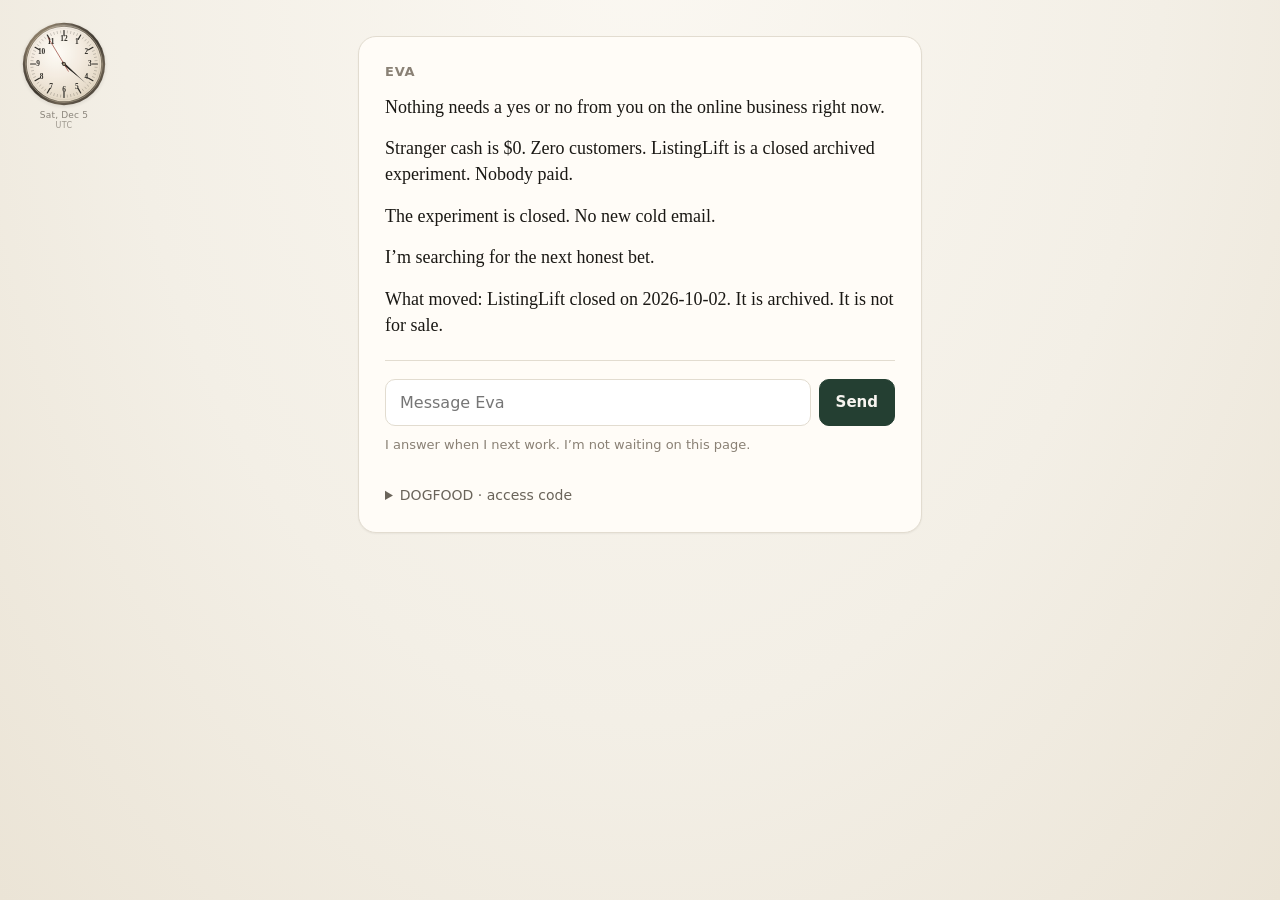
<file: index.html>
<!DOCTYPE html>
<html lang="en">
<head>
<meta charset="utf-8">
<meta name="viewport" content="width=device-width, initial-scale=1">
<title>Eva</title>
<link rel="stylesheet" href="style.css">
</head>
<body>
<aside class="eva-clock" id="eva-clock" aria-hidden="true" title="Local time">
  <svg class="clock-face" viewBox="0 0 100 100" role="img" aria-label="Analog clock">
    <defs>
      <radialGradient id="dialGrad" cx="40%" cy="34%" r="68%">
        <stop offset="0%" stop-color="#fffdf8"/>
        <stop offset="48%" stop-color="#f4ebe0"/>
        <stop offset="100%" stop-color="#e2d5c0"/>
      </radialGradient>
      <linearGradient id="bezelGrad" x1="18%" y1="8%" x2="86%" y2="92%">
        <stop offset="0%" stop-color="#8a7a62"/>
        <stop offset="22%" stop-color="#4a4034"/>
        <stop offset="55%" stop-color="#2c261e"/>
        <stop offset="78%" stop-color="#5c5040"/>
        <stop offset="100%" stop-color="#3a3228"/>
      </linearGradient>
      <linearGradient id="glassSheen" x1="0%" y1="0%" x2="0%" y2="100%">
        <stop offset="0%" stop-color="#ffffff" stop-opacity="0.28"/>
        <stop offset="42%" stop-color="#ffffff" stop-opacity="0"/>
      </linearGradient>
      <filter id="dialShade" x="-12%" y="-12%" width="124%" height="124%">
        <feDropShadow dx="0" dy="0.7" stdDeviation="0.9" flood-color="#1a1814" flood-opacity="0.16"/>
      </filter>
    </defs>
    <!-- Case -->
    <circle cx="50" cy="50" r="49" fill="url(#bezelGrad)"/>
    <circle cx="50" cy="50" r="45.6" fill="none" stroke="#d2c4a8" stroke-width="0.9" opacity="0.65"/>
    <circle cx="50" cy="50" r="44.4" fill="url(#dialGrad)" filter="url(#dialShade)"/>
    <circle cx="50" cy="50" r="42.6" fill="none" stroke="#2a241c" stroke-width="0.3" opacity="0.28"/>
    <!-- Soft glass sheen -->
    <path d="M18,38 A32,32 0 0,1 82,38" fill="none" stroke="url(#glassSheen)" stroke-width="7" stroke-linecap="round" opacity="0.55"/>
    <g class="ticks" stroke="#1a1814" stroke-linecap="round">
      <line x1="50" y1="10.2" x2="50" y2="16.2" stroke-width="1.45" transform="rotate(0 50 50)"/>
      <line x1="50" y1="10.4" x2="50" y2="13.0" stroke-width="0.5" opacity="0.5" transform="rotate(6 50 50)"/>
      <line x1="50" y1="10.4" x2="50" y2="13.0" stroke-width="0.5" opacity="0.5" transform="rotate(12 50 50)"/>
      <line x1="50" y1="10.4" x2="50" y2="13.0" stroke-width="0.5" opacity="0.5" transform="rotate(18 50 50)"/>
      <line x1="50" y1="10.4" x2="50" y2="13.0" stroke-width="0.5" opacity="0.5" transform="rotate(24 50 50)"/>
      <line x1="50" y1="10.2" x2="50" y2="16.2" stroke-width="1.45" transform="rotate(30 50 50)"/>
      <line x1="50" y1="10.4" x2="50" y2="13.0" stroke-width="0.5" opacity="0.5" transform="rotate(36 50 50)"/>
      <line x1="50" y1="10.4" x2="50" y2="13.0" stroke-width="0.5" opacity="0.5" transform="rotate(42 50 50)"/>
      <line x1="50" y1="10.4" x2="50" y2="13.0" stroke-width="0.5" opacity="0.5" transform="rotate(48 50 50)"/>
      <line x1="50" y1="10.4" x2="50" y2="13.0" stroke-width="0.5" opacity="0.5" transform="rotate(54 50 50)"/>
      <line x1="50" y1="10.2" x2="50" y2="16.2" stroke-width="1.45" transform="rotate(60 50 50)"/>
      <line x1="50" y1="10.4" x2="50" y2="13.0" stroke-width="0.5" opacity="0.5" transform="rotate(66 50 50)"/>
      <line x1="50" y1="10.4" x2="50" y2="13.0" stroke-width="0.5" opacity="0.5" transform="rotate(72 50 50)"/>
      <line x1="50" y1="10.4" x2="50" y2="13.0" stroke-width="0.5" opacity="0.5" transform="rotate(78 50 50)"/>
      <line x1="50" y1="10.4" x2="50" y2="13.0" stroke-width="0.5" opacity="0.5" transform="rotate(84 50 50)"/>
      <line x1="50" y1="10.2" x2="50" y2="16.2" stroke-width="1.45" transform="rotate(90 50 50)"/>
      <line x1="50" y1="10.4" x2="50" y2="13.0" stroke-width="0.5" opacity="0.5" transform="rotate(96 50 50)"/>
      <line x1="50" y1="10.4" x2="50" y2="13.0" stroke-width="0.5" opacity="0.5" transform="rotate(102 50 50)"/>
      <line x1="50" y1="10.4" x2="50" y2="13.0" stroke-width="0.5" opacity="0.5" transform="rotate(108 50 50)"/>
      <line x1="50" y1="10.4" x2="50" y2="13.0" stroke-width="0.5" opacity="0.5" transform="rotate(114 50 50)"/>
      <line x1="50" y1="10.2" x2="50" y2="16.2" stroke-width="1.45" transform="rotate(120 50 50)"/>
      <line x1="50" y1="10.4" x2="50" y2="13.0" stroke-width="0.5" opacity="0.5" transform="rotate(126 50 50)"/>
      <line x1="50" y1="10.4" x2="50" y2="13.0" stroke-width="0.5" opacity="0.5" transform="rotate(132 50 50)"/>
      <line x1="50" y1="10.4" x2="50" y2="13.0" stroke-width="0.5" opacity="0.5" transform="rotate(138 50 50)"/>
      <line x1="50" y1="10.4" x2="50" y2="13.0" stroke-width="0.5" opacity="0.5" transform="rotate(144 50 50)"/>
      <line x1="50" y1="10.2" x2="50" y2="16.2" stroke-width="1.45" transform="rotate(150 50 50)"/>
      <line x1="50" y1="10.4" x2="50" y2="13.0" stroke-width="0.5" opacity="0.5" transform="rotate(156 50 50)"/>
      <line x1="50" y1="10.4" x2="50" y2="13.0" stroke-width="0.5" opacity="0.5" transform="rotate(162 50 50)"/>
      <line x1="50" y1="10.4" x2="50" y2="13.0" stroke-width="0.5" opacity="0.5" transform="rotate(168 50 50)"/>
      <line x1="50" y1="10.4" x2="50" y2="13.0" stroke-width="0.5" opacity="0.5" transform="rotate(174 50 50)"/>
      <line x1="50" y1="10.2" x2="50" y2="16.2" stroke-width="1.45" transform="rotate(180 50 50)"/>
      <line x1="50" y1="10.4" x2="50" y2="13.0" stroke-width="0.5" opacity="0.5" transform="rotate(186 50 50)"/>
      <line x1="50" y1="10.4" x2="50" y2="13.0" stroke-width="0.5" opacity="0.5" transform="rotate(192 50 50)"/>
      <line x1="50" y1="10.4" x2="50" y2="13.0" stroke-width="0.5" opacity="0.5" transform="rotate(198 50 50)"/>
      <line x1="50" y1="10.4" x2="50" y2="13.0" stroke-width="0.5" opacity="0.5" transform="rotate(204 50 50)"/>
      <line x1="50" y1="10.2" x2="50" y2="16.2" stroke-width="1.45" transform="rotate(210 50 50)"/>
      <line x1="50" y1="10.4" x2="50" y2="13.0" stroke-width="0.5" opacity="0.5" transform="rotate(216 50 50)"/>
      <line x1="50" y1="10.4" x2="50" y2="13.0" stroke-width="0.5" opacity="0.5" transform="rotate(222 50 50)"/>
      <line x1="50" y1="10.4" x2="50" y2="13.0" stroke-width="0.5" opacity="0.5" transform="rotate(228 50 50)"/>
      <line x1="50" y1="10.4" x2="50" y2="13.0" stroke-width="0.5" opacity="0.5" transform="rotate(234 50 50)"/>
      <line x1="50" y1="10.2" x2="50" y2="16.2" stroke-width="1.45" transform="rotate(240 50 50)"/>
      <line x1="50" y1="10.4" x2="50" y2="13.0" stroke-width="0.5" opacity="0.5" transform="rotate(246 50 50)"/>
      <line x1="50" y1="10.4" x2="50" y2="13.0" stroke-width="0.5" opacity="0.5" transform="rotate(252 50 50)"/>
      <line x1="50" y1="10.4" x2="50" y2="13.0" stroke-width="0.5" opacity="0.5" transform="rotate(258 50 50)"/>
      <line x1="50" y1="10.4" x2="50" y2="13.0" stroke-width="0.5" opacity="0.5" transform="rotate(264 50 50)"/>
      <line x1="50" y1="10.2" x2="50" y2="16.2" stroke-width="1.45" transform="rotate(270 50 50)"/>
      <line x1="50" y1="10.4" x2="50" y2="13.0" stroke-width="0.5" opacity="0.5" transform="rotate(276 50 50)"/>
      <line x1="50" y1="10.4" x2="50" y2="13.0" stroke-width="0.5" opacity="0.5" transform="rotate(282 50 50)"/>
      <line x1="50" y1="10.4" x2="50" y2="13.0" stroke-width="0.5" opacity="0.5" transform="rotate(288 50 50)"/>
      <line x1="50" y1="10.4" x2="50" y2="13.0" stroke-width="0.5" opacity="0.5" transform="rotate(294 50 50)"/>
      <line x1="50" y1="10.2" x2="50" y2="16.2" stroke-width="1.45" transform="rotate(300 50 50)"/>
      <line x1="50" y1="10.4" x2="50" y2="13.0" stroke-width="0.5" opacity="0.5" transform="rotate(306 50 50)"/>
      <line x1="50" y1="10.4" x2="50" y2="13.0" stroke-width="0.5" opacity="0.5" transform="rotate(312 50 50)"/>
      <line x1="50" y1="10.4" x2="50" y2="13.0" stroke-width="0.5" opacity="0.5" transform="rotate(318 50 50)"/>
      <line x1="50" y1="10.4" x2="50" y2="13.0" stroke-width="0.5" opacity="0.5" transform="rotate(324 50 50)"/>
      <line x1="50" y1="10.2" x2="50" y2="16.2" stroke-width="1.45" transform="rotate(330 50 50)"/>
      <line x1="50" y1="10.4" x2="50" y2="13.0" stroke-width="0.5" opacity="0.5" transform="rotate(336 50 50)"/>
      <line x1="50" y1="10.4" x2="50" y2="13.0" stroke-width="0.5" opacity="0.5" transform="rotate(342 50 50)"/>
      <line x1="50" y1="10.4" x2="50" y2="13.0" stroke-width="0.5" opacity="0.5" transform="rotate(348 50 50)"/>
      <line x1="50" y1="10.4" x2="50" y2="13.0" stroke-width="0.5" opacity="0.5" transform="rotate(354 50 50)"/>
    </g>
    <g class="numerals" fill="#1a1814" font-family="Georgia, 'Iowan Old Style', Palatino, 'Times New Roman', serif" font-size="8.8" font-weight="600">
      <text x="65.40" y="23.33" text-anchor="middle" dominant-baseline="central">1</text>
      <text x="76.67" y="34.60" text-anchor="middle" dominant-baseline="central">2</text>
      <text x="80.80" y="50.00" text-anchor="middle" dominant-baseline="central">3</text>
      <text x="76.67" y="65.40" text-anchor="middle" dominant-baseline="central">4</text>
      <text x="65.40" y="76.67" text-anchor="middle" dominant-baseline="central">5</text>
      <text x="50.00" y="80.80" text-anchor="middle" dominant-baseline="central">6</text>
      <text x="34.60" y="76.67" text-anchor="middle" dominant-baseline="central">7</text>
      <text x="23.33" y="65.40" text-anchor="middle" dominant-baseline="central">8</text>
      <text x="19.20" y="50.00" text-anchor="middle" dominant-baseline="central">9</text>
      <text x="23.33" y="34.60" text-anchor="middle" dominant-baseline="central">10</text>
      <text x="34.60" y="23.33" text-anchor="middle" dominant-baseline="central">11</text>
      <text x="50.00" y="19.20" text-anchor="middle" dominant-baseline="central">12</text>
    </g>
    <!-- Hour hand — tapered -->
    <g class="hand-hour">
      <path d="M48.55 52.8 L50 26.5 L51.45 52.8 Z" fill="#1a1814"/>
      <path d="M49.15 51.5 L50 29.5 L50.85 51.5 Z" fill="#3a342c" opacity="0.35"/>
    </g>
    <!-- Minute hand — tapered -->
    <g class="hand-minute">
      <path d="M49.05 53 L50 14.8 L50.95 53 Z" fill="#1a1814"/>
    </g>
    <!-- Second hand — oxblood -->
    <g class="hand-second">
      <line x1="50" y1="60" x2="50" y2="13.5" stroke="#8b2f24" stroke-width="0.75" stroke-linecap="round"/>
      <circle cx="50" cy="50" r="1.45" fill="#8b2f24"/>
    </g>
    <!-- Pivot -->
    <circle cx="50" cy="50" r="2.25" fill="#2a241c"/>
    <circle cx="50" cy="50" r="1.1" fill="#b8a888"/>
  </svg>
  <p class="clock-meta"><span class="clock-date"></span><span class="clock-tz"></span></p>
</aside>
<main class="shell">
  <div class="sheet">
    <h1 class="who">Eva</h1>
    <article class="brief" id="eva-brief" aria-label="Eva">
      <p>Nothing needs a yes or no from you on the online business right now.</p>
      <p>Stranger cash is $0. Zero customers. ListingLift is a closed archived experiment. Nobody paid.</p>
      <p>The experiment is closed. No new cold email.</p>
      <p>I&rsquo;m searching for the next honest bet.</p>
      <p>What moved: ListingLift closed on 2026-10-02. It is archived. It is not for sale.</p>
    </article>

    <form class="bar" id="real-ask-form" autocomplete="off">
      <label class="sr-only" for="real-ask-input">Message Eva</label>
      <input id="real-ask-input" type="text" maxlength="240" placeholder="Message Eva" required>
      <button type="submit" id="ask-submit">Send</button>
    </form>
    <p class="ask-status" id="ask-status" aria-live="polite"></p>
    <p class="quiet-truth">I answer when I next work. I&rsquo;m not waiting on this page.</p>

    <div class="turns" id="pending" aria-live="polite"></div>
    <div class="turns" id="threads" aria-live="polite"></div>

    <details class="dogfood" id="token-setup">
      <summary><span id="token-summary">DOGFOOD · access code</span></summary>
      <div class="body">
        <p><span class="label">DOGFOOD</span> access code. Not a secure login.</p>
        <p><span class="label">DOGFOOD</span> browser storage. The code stays in this browser until you Clear.</p>
        <p><span class="label">DOGFOOD</span> public replies. What comes back on this page is public. Don&rsquo;t put passwords or card numbers in a message.</p>
        <form class="dogfood-form" id="token-form" autocomplete="off">
          <label class="sr-only" for="owner-token-input">Access code</label>
          <input id="owner-token-input" type="password" maxlength="128" placeholder="Paste the code Eva gave you" spellcheck="false">
          <button type="submit" class="save">Save</button>
          <button type="button" id="clear-token" class="clear">Clear</button>
        </form>
        <p class="token-status" id="token-status" aria-live="polite"></p>
      </div>
    </details>
  </div>
</main>
<script src="app.js"></script>
<script src="clock.js"></script>
</body>
</html>
</file>
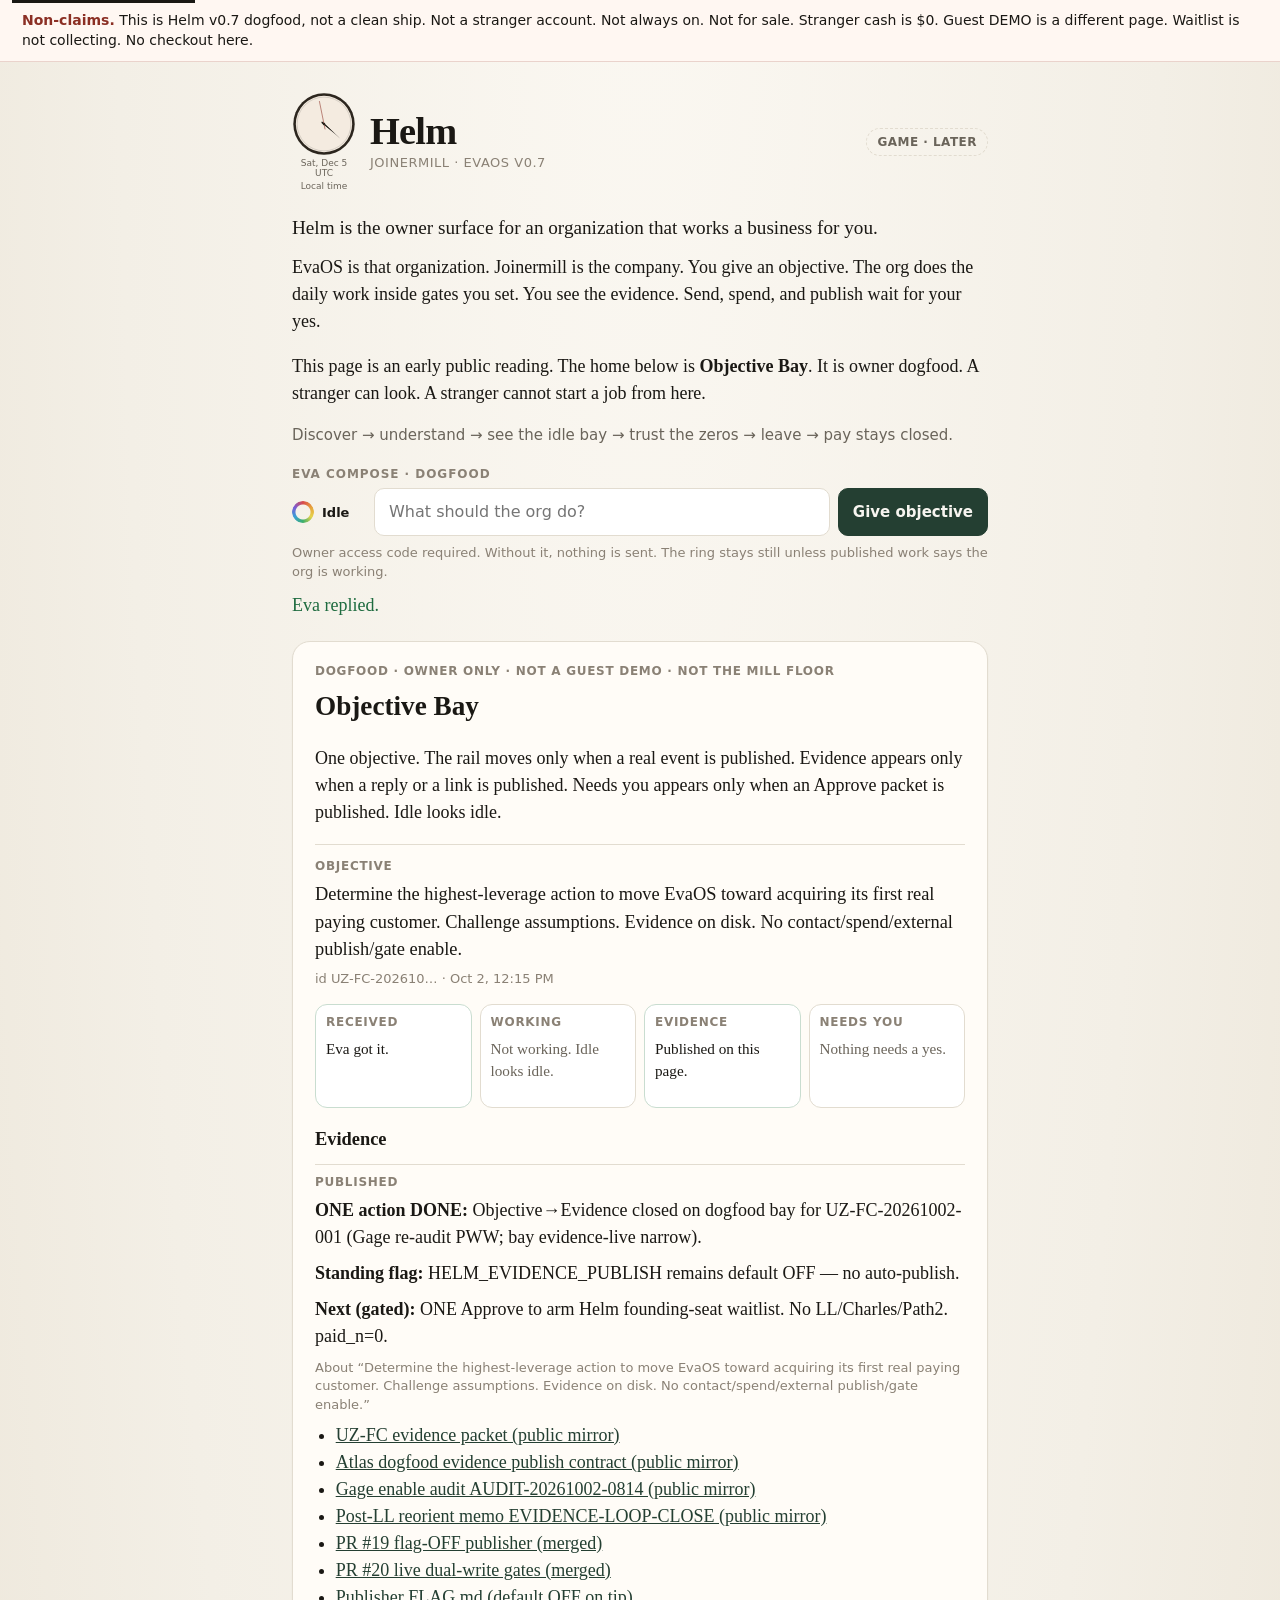
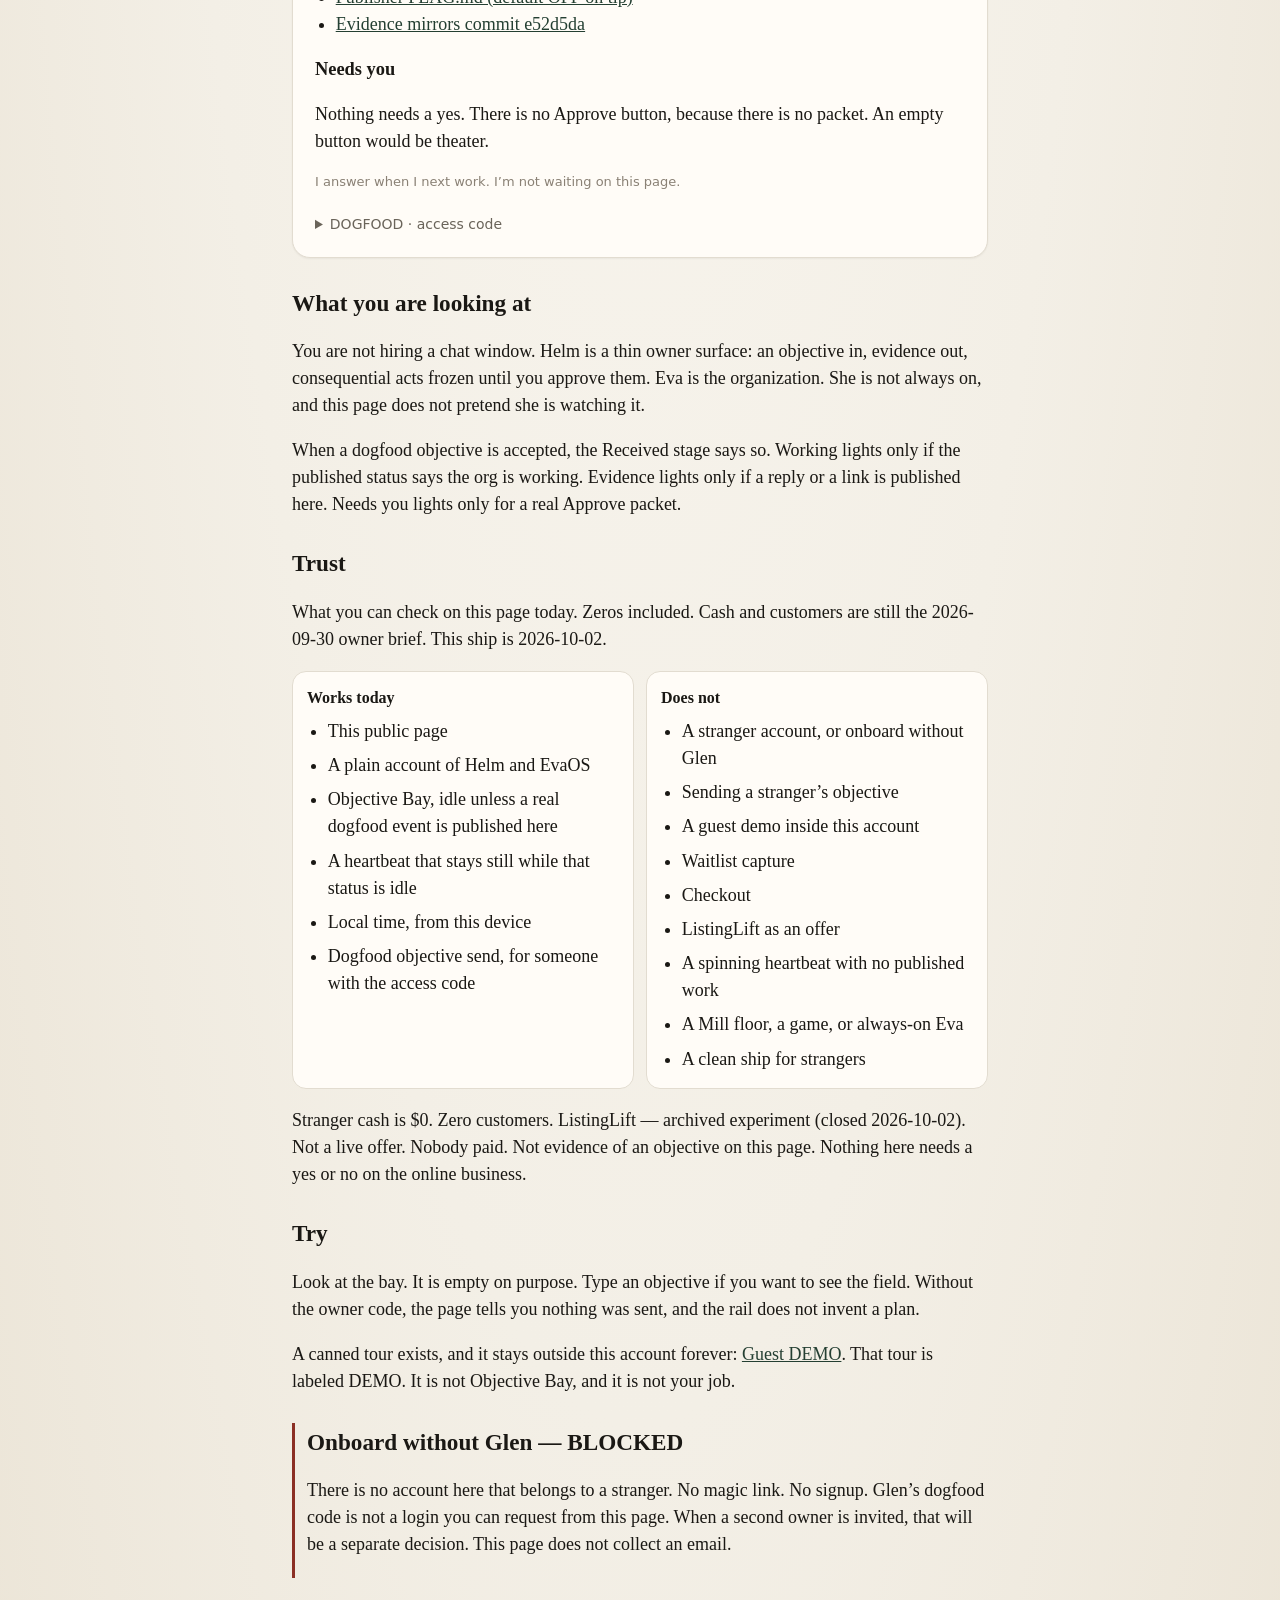
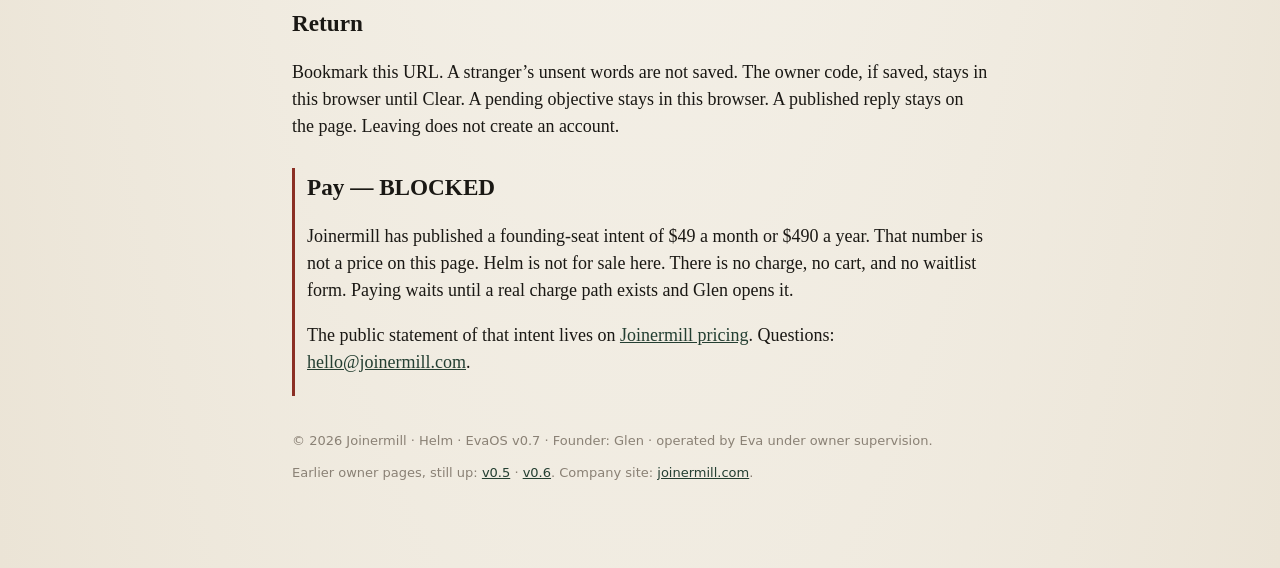
<file: v07/index.html>
<!DOCTYPE html>
<html lang="en">
<head>
<meta charset="utf-8">
<meta name="viewport" content="width=device-width, initial-scale=1">
<title>Helm — EvaOS v0.7</title>
<meta name="description" content="Helm is the owner surface for EvaOS: an organization that works a business for you. Objective Bay is owner dogfood. Not a stranger account. Not for sale.">
<meta name="evaos-version" content="0.7">
<meta name="theme-color" content="#f3efe6">
<link rel="canonical" href="https://evaisawesome2025.github.io/evaos-v06/v07/">
<link rel="icon" href="favicon.svg" type="image/svg+xml">
<link rel="stylesheet" href="style.css">
</head>
<body>
<a class="skip" href="#bay">Skip to Objective Bay</a>
<p class="nonclaims" role="note">
  <strong>Non-claims.</strong>
  This is Helm v0.7 dogfood, not a clean ship.
  Not a stranger account. Not always on. Not for sale.
  Stranger cash is $0. Guest DEMO is a different page.
  Waitlist is not collecting. No checkout here.
</p>
<main class="shell">
  <header class="brand-row">
    <aside class="eva-clock" id="eva-clock" aria-label="Local time">
      <svg class="clock-face" viewBox="0 0 100 100" aria-hidden="true">
        <circle cx="50" cy="50" r="48" fill="#2c261e"/>
        <circle cx="50" cy="50" r="44" fill="#f4ebe0"/>
        <circle cx="50" cy="50" r="42" fill="none" stroke="#1a1814" stroke-width="0.6" opacity="0.35"/>
        <g class="hand-hour"><path d="M48.7 54 L50 28 L51.3 54 Z" fill="#1a1814"/></g>
        <g class="hand-minute"><path d="M49.2 55 L50 16 L50.8 55 Z" fill="#1a1814"/></g>
        <g class="hand-second">
          <line x1="50" y1="58" x2="50" y2="14" stroke="#8b2f24" stroke-width="0.8" stroke-linecap="round"/>
          <circle cx="50" cy="50" r="1.5" fill="#8b2f24"/>
        </g>
        <circle cx="50" cy="50" r="2" fill="#2a241c"/>
      </svg>
      <p class="clock-meta"><span class="clock-date"></span><span class="clock-tz"></span></p>
      <p class="clock-caption">Local time</p>
    </aside>
    <div class="brand-text">
      <h1>Helm</h1>
      <p>Joinermill · EvaOS v0.7</p>
    </div>
    <span class="chip later" title="Not built. Not a mode.">Game · LATER</span>
  </header>

  <p class="lede">Helm is the owner surface for an organization that works a business for you.</p>
  <p>EvaOS is that organization. Joinermill is the company. You give an objective. The org does the daily work inside gates you set. You see the evidence. Send, spend, and publish wait for your yes.</p>
  <p>This page is an early public reading. The home below is <strong>Objective Bay</strong>. It is owner dogfood. A stranger can look. A stranger cannot start a job from here.</p>
  <p class="path">Discover → understand → see the idle bay → trust the zeros → leave → pay stays closed.</p>

  <div class="compose-block">
    <p class="compose-k" id="compose-label">Eva compose · DOGFOOD</p>
    <div class="compose-row">
      <div class="beat" id="org-heartbeat" data-state="idle" role="status" aria-label="Org heartbeat, idle, not spinning. Spins only when published work says the org is working.">
        <span class="wheel" aria-hidden="true"></span>
        <span class="beat-label" id="beat-label">Idle</span>
      </div>
      <form class="compose" id="compose-form" autocomplete="off">
        <label class="sr-only" for="compose-input">Objective for Eva</label>
        <input id="compose-input" type="text" maxlength="220" placeholder="What should the org do?" aria-labelledby="compose-label" required>
        <button type="submit" id="compose-submit">Give objective</button>
      </form>
    </div>
    <p class="compose-caption">Owner access code required. Without it, nothing is sent. The ring stays still unless published work says the org is working.</p>
    <p class="ask-status" id="compose-status" aria-live="polite"></p>
  </div>

  <section class="sheet" id="bay" aria-labelledby="bay-title">
    <p class="kicker">DOGFOOD · owner only · not a guest demo · not the Mill floor</p>
    <h2 id="bay-title">Objective Bay</h2>
    <p>One objective. The rail moves only when a real event is published. Evidence appears only when a reply or a link is published. Needs you appears only when an Approve packet is published. Idle looks idle.</p>

    <div class="strip" id="objective-strip" aria-live="polite">
      <p class="k">Objective</p>
      <p id="objective-empty">No objective on this page.</p>
      <div id="objective-current" hidden></div>
    </div>

    <ol class="rail" id="stage-rail">
      <li class="stage" data-state="idle"><p class="k">Received</p><p class="note">No objective yet.</p></li>
      <li class="stage" data-state="idle"><p class="k">Working</p><p class="note">Not working. Idle looks idle.</p></li>
      <li class="stage" data-state="idle"><p class="k">Evidence</p><p class="note">No evidence published on this page.</p></li>
      <li class="stage" data-state="idle"><p class="k">Needs you</p><p class="note">Nothing needs a yes.</p></li>
    </ol>

    <div class="block" id="evidence-block">
      <h3>Evidence</h3>
      <p id="evidence-empty">No evidence published on this page. A reply shows here only after it is published for this page. “Eva got it” can be true and this list can stay empty.</p>
      <div id="evidence-list"></div>
    </div>

    <div class="block" id="needs-you">
      <h3>Needs you</h3>
      <p id="needs-empty">Nothing needs a yes. There is no Approve button, because there is no packet. An empty button would be theater.</p>
      <div id="needs-list"></div>
    </div>

    <p class="quiet">I answer when I next work. I’m not waiting on this page.</p>
    <p class="load-note quiet" id="load-note" hidden></p>

    <details class="dogfood" id="token-setup">
      <summary><span id="token-summary">DOGFOOD · access code</span></summary>
      <div class="body">
        <p><span class="label">DOGFOOD</span> access code. Not a secure login. Not a stranger account.</p>
        <p><span class="label">DOGFOOD</span> browser storage. The code stays in this browser until you Clear.</p>
        <p><span class="label">DOGFOOD</span> public replies. What is published on this page is public. Don’t put passwords or card numbers in an objective.</p>
        <form class="dogfood-form" id="token-form" autocomplete="off">
          <label class="sr-only" for="owner-token-input">Access code</label>
          <input id="owner-token-input" type="password" maxlength="128" placeholder="Paste the code Eva gave you" spellcheck="false">
          <button type="submit" class="save">Save</button>
          <button type="button" id="clear-token" class="clear">Clear</button>
        </form>
        <p class="token-status" id="token-status" aria-live="polite"></p>
      </div>
    </details>
  </section>

  <section class="section" id="understand" aria-labelledby="understand-title">
    <h2 id="understand-title">What you are looking at</h2>
    <p>You are not hiring a chat window. Helm is a thin owner surface: an objective in, evidence out, consequential acts frozen until you approve them. Eva is the organization. She is not always on, and this page does not pretend she is watching it.</p>
    <p>When a dogfood objective is accepted, the Received stage says so. Working lights only if the published status says the org is working. Evidence lights only if a reply or a link is published here. Needs you lights only for a real Approve packet.</p>
  </section>

  <section class="section" id="trust" aria-labelledby="trust-title">
    <h2 id="trust-title">Trust</h2>
    <p>What you can check on this page today. Zeros included. Cash and customers are still the 2026-09-30 owner brief. This ship is 2026-10-02.</p>
    <div class="board">
      <article>
        <h3>Works today</h3>
        <ul>
          <li>This public page</li>
          <li>A plain account of Helm and EvaOS</li>
          <li>Objective Bay, idle unless a real dogfood event is published here</li>
          <li>A heartbeat that stays still while that status is idle</li>
          <li>Local time, from this device</li>
          <li>Dogfood objective send, for someone with the access code</li>
        </ul>
      </article>
      <article>
        <h3>Does not</h3>
        <ul>
          <li>A stranger account, or onboard without Glen</li>
          <li>Sending a stranger’s objective</li>
          <li>A guest demo inside this account</li>
          <li>Waitlist capture</li>
          <li>Checkout</li>
          <li>ListingLift as an offer</li>
          <li>A spinning heartbeat with no published work</li>
          <li>A Mill floor, a game, or always-on Eva</li>
          <li>A clean ship for strangers</li>
        </ul>
      </article>
    </div>
    <p>Stranger cash is $0. Zero customers. ListingLift — archived experiment (closed 2026-10-02). Not a live offer. Nobody paid. Not evidence of an objective on this page. Nothing here needs a yes or no on the online business.</p>
  </section>

  <section class="section" id="try" aria-labelledby="try-title">
    <h2 id="try-title">Try</h2>
    <p>Look at the bay. It is empty on purpose. Type an objective if you want to see the field. Without the owner code, the page tells you nothing was sent, and the rail does not invent a plan.</p>
    <p>A canned tour exists, and it stays outside this account forever: <a href="https://joinermill.com/app/guest/">Guest DEMO</a>. That tour is labeled DEMO. It is not Objective Bay, and it is not your job.</p>
  </section>

  <section class="section blocked" id="onboard" aria-labelledby="onboard-title">
    <h2 id="onboard-title">Onboard without Glen — BLOCKED</h2>
    <p>There is no account here that belongs to a stranger. No magic link. No signup. Glen’s dogfood code is not a login you can request from this page. When a second owner is invited, that will be a separate decision. This page does not collect an email.</p>
  </section>

  <section class="section" id="return" aria-labelledby="return-title">
    <h2 id="return-title">Return</h2>
    <p>Bookmark this URL. A stranger’s unsent words are not saved. The owner code, if saved, stays in this browser until Clear. A pending objective stays in this browser. A published reply stays on the page. Leaving does not create an account.</p>
  </section>

  <section class="section blocked" id="pay" aria-labelledby="pay-title">
    <h2 id="pay-title">Pay — BLOCKED</h2>
    <p>Joinermill has published a founding-seat intent of $49 a month or $490 a year. That number is not a price on this page. Helm is not for sale here. There is no charge, no cart, and no waitlist form. Paying waits until a real charge path exists and Glen opens it.</p>
    <p>The public statement of that intent lives on <a href="https://joinermill.com/#pricing">Joinermill pricing</a>. Questions: <a href="mailto:hello@joinermill.com">hello@joinermill.com</a>.</p>
  </section>

  <footer class="site-footer">
    <p>© 2026 Joinermill · Helm · EvaOS v0.7 · Founder: Glen · operated by Eva under owner supervision.</p>
    <p>Earlier owner pages, still up: <a href="https://evaisawesome2025.github.io/evaos-v05/">v0.5</a> · <a href="https://evaisawesome2025.github.io/evaos-v06/">v0.6</a>. Company site: <a href="https://joinermill.com/">joinermill.com</a>.</p>
  </footer>
</main>
<script src="bay.js"></script>
<script src="app.js"></script>
<script src="clock.js"></script>
</body>
</html>
</file>
<file: v07/style.css>
/* Helm v0.7 — paper, one bay, no office theater. */
:root {
  --bg: #f3efe6;
  --bg-top: #fbf8f2;
  --ink: #1a1814;
  --muted: #6a645a;
  --line: #e2dcd0;
  --sheet: #fffcf7;
  --quiet: #8a8175;
  --focus: #243f32;
  --ok: #1e6b3f;
  --fail: #8b2e2e;
  --oxblood: #8b2f24;
}

* { box-sizing: border-box; }

html { color-scheme: light; }

body {
  margin: 0;
  min-height: 100vh;
  font: 18px/1.5 Georgia, "Iowan Old Style", Palatino, "Times New Roman", serif;
  color: var(--ink);
  background: radial-gradient(ellipse at 50% -10%, var(--bg-top) 0%, var(--bg) 58%, #ebe4d6 100%);
}

a { color: var(--focus); }
a:hover { text-decoration-thickness: 2px; }

.skip {
  position: absolute;
  left: 12px;
  top: -40px;
  background: var(--ink);
  color: #fff;
  padding: 8px 12px;
  z-index: 5;
}
.skip:focus { top: 12px; }

.nonclaims {
  margin: 0;
  padding: 10px 22px;
  background: #fff7f2;
  border-bottom: 1px solid #ead3cc;
  color: var(--ink);
  font: 14px/1.45 system-ui, -apple-system, sans-serif;
}
.nonclaims strong { color: var(--oxblood); }

.shell {
  max-width: 46rem;
  margin: 0 auto;
  padding: 22px 20px 72px;
}

.brand-row {
  display: flex;
  align-items: center;
  gap: 14px;
  margin-top: 8px;
}

.brand-text h1 {
  margin: 0;
  font-size: 2.4rem;
  font-weight: 600;
  letter-spacing: -0.02em;
  line-height: 1;
}

.brand-text p {
  margin: 4px 0 0;
  font: 13px/1.3 system-ui, -apple-system, sans-serif;
  letter-spacing: 0.04em;
  text-transform: uppercase;
  color: var(--quiet);
}

.chip {
  margin-left: auto;
  font: 600 12px/1 system-ui, -apple-system, sans-serif;
  letter-spacing: 0.04em;
  text-transform: uppercase;
  color: var(--muted);
  border: 1px dashed var(--line);
  border-radius: 999px;
  padding: 7px 10px;
  background: transparent;
}

.lede { margin: 22px 0 0; font-size: 1.2rem; }
.lede + p { margin-top: 0.6em; }

.compose-block { margin-top: 22px; }

.compose-k {
  margin: 0 0 8px;
  font: 600 12px/1 system-ui, -apple-system, sans-serif;
  letter-spacing: 0.08em;
  text-transform: uppercase;
  color: var(--quiet);
}

.compose-row {
  display: flex;
  align-items: center;
  gap: 10px;
}

.beat {
  display: flex;
  align-items: center;
  gap: 8px;
  flex: none;
  min-width: 4.5rem;
}

.wheel {
  width: 22px;
  height: 22px;
  border-radius: 50%;
  background: conic-gradient(#d94b4b, #e6a23c, #e6d34b, #3caf6a, #3aa0d6, #7a5cd6, #d94b4b);
  -webkit-mask: radial-gradient(farthest-side, transparent calc(100% - 4px), #000 calc(100% - 3px));
  mask: radial-gradient(farthest-side, transparent calc(100% - 4px), #000 calc(100% - 3px));
}

.beat[data-state="working"] .wheel { animation: helm-spin 1s linear infinite; }

.beat-label {
  font: 600 13px/1 system-ui, -apple-system, sans-serif;
  color: var(--ink);
}

@keyframes helm-spin { to { transform: rotate(360deg); } }

.compose {
  flex: 1;
  display: flex;
  gap: 8px;
  min-width: 0;
}

.compose input {
  flex: 1;
  min-width: 0;
  font: 16px/1.35 system-ui, -apple-system, sans-serif;
  color: var(--ink);
  background: #fff;
  border: 1px solid var(--line);
  border-radius: 10px;
  padding: 12px 14px;
}

.compose input:focus,
.dogfood-form input:focus {
  outline: 2px solid #c9ddd0;
  border-color: var(--focus);
}

.compose button,
.dogfood-form button.save,
.need .approve-accept {
  font: 600 15px/1 system-ui, -apple-system, sans-serif;
  color: #f7f5f0;
  background: var(--focus);
  border: 1px solid var(--focus);
  border-radius: 10px;
  padding: 12px 14px;
  cursor: pointer;
  white-space: nowrap;
}

.compose button:disabled {
  background: #eeeae2;
  border-color: #c9c2b6;
  color: #6d675e;
  cursor: not-allowed;
}

.compose-caption,
.quiet {
  font: 13px/1.45 system-ui, -apple-system, sans-serif;
  color: var(--quiet);
  margin: 8px 0 0;
}

.ask-status { margin: 10px 0 0; min-height: 0; }
.ask-status:empty { display: none; }
.ask-status.failed { color: var(--fail); }
.ask-status.replied { color: var(--ok); }

.sheet {
  margin-top: 22px;
  background: var(--sheet);
  border: 1px solid var(--line);
  border-radius: 18px;
  padding: 22px 22px 18px;
  box-shadow: 0 1px 2px rgba(26, 24, 20, 0.05);
}

.kicker,
.k {
  font: 600 12px/1.2 system-ui, -apple-system, sans-serif;
  letter-spacing: 0.06em;
  text-transform: uppercase;
  color: var(--quiet);
  margin: 0 0 8px;
}

.sheet h2 { margin: 0 0 8px; font-size: 1.7rem; font-weight: 600; }

.strip {
  margin-top: 16px;
  padding-top: 14px;
  border-top: 1px solid var(--line);
}

.strip .said { margin: 0; font-size: 1.15rem; }
.meta, .context, .hint {
  font: 13px/1.4 system-ui, -apple-system, sans-serif;
  color: var(--quiet);
  margin: 6px 0 0;
}
.hint { color: var(--fail); }

.rail {
  list-style: none;
  margin: 16px 0 0;
  padding: 0;
  display: grid;
  grid-template-columns: repeat(4, 1fr);
  gap: 8px;
}

.stage {
  border: 1px solid var(--line);
  border-radius: 12px;
  padding: 10px 10px 12px;
  background: #fff;
  min-height: 6.5rem;
}

.stage[data-state="idle"] { color: var(--muted); }
.stage[data-state="now"] { border-color: var(--focus); background: #f4f8f5; }
.stage[data-state="published"] { border-color: #c9ddd0; }

.stage .note { margin: 0; font-size: 0.95rem; }

.block { margin-top: 18px; }
.block h3 { margin: 0 0 6px; font-size: 1.15rem; }

.evidence-item,
.need {
  margin-top: 10px;
  padding-top: 10px;
  border-top: 1px solid var(--line);
}

.evidence-item .said p { margin: 0 0 0.5em; }
.need h3 { margin: 0; font-size: 1.05rem; }
.need ul, .evidence-item ul { margin: 8px 0 0; padding-left: 1.15em; }
.need .actions { display: flex; gap: 8px; margin: 10px 0 0; }
.need .approve-reject,
.dogfood-form button.clear {
  font: 600 14px/1 system-ui, -apple-system, sans-serif;
  background: transparent;
  color: var(--ink);
  border: 1px solid var(--line);
  border-radius: 10px;
  padding: 10px 12px;
  cursor: pointer;
}

.section { margin-top: 28px; }
.section h2 { margin: 0 0 8px; font-size: 1.45rem; }

.board {
  display: grid;
  grid-template-columns: 1fr 1fr;
  gap: 12px;
  margin-top: 12px;
}

.board article {
  background: var(--sheet);
  border: 1px solid var(--line);
  border-radius: 14px;
  padding: 14px 14px 8px;
}

.board h3 { margin: 0 0 8px; font-size: 1rem; }
.board ul, .section ul { margin: 8px 0 0; padding-left: 1.15em; }
.board li, .section li { margin: 0 0 0.4em; }

.blocked {
  border-left: 3px solid var(--oxblood);
  padding: 2px 0 2px 12px;
}

.path {
  font: 15px/1.45 system-ui, -apple-system, sans-serif;
  color: var(--muted);
  margin: 18px 0 0;
}

.dogfood { margin-top: 18px; font: 14px/1.45 system-ui, -apple-system, sans-serif; color: var(--muted); }
.dogfood summary { cursor: pointer; padding: 4px 0; }
.dogfood .label { font-weight: 700; letter-spacing: 0.04em; font-size: 12px; }
.dogfood-form { display: flex; flex-wrap: wrap; gap: 8px; margin-top: 10px; }
.dogfood-form input {
  flex: 1 1 12rem;
  min-width: 0;
  font: 15px/1.3 system-ui, -apple-system, sans-serif;
  padding: 10px 12px;
  border: 1px solid var(--line);
  border-radius: 8px;
  background: #fff;
  color: var(--ink);
}

.eva-clock { width: 64px; flex: none; }
.eva-clock .clock-face { display: block; width: 64px; height: 64px; }
.eva-clock .clock-meta, .eva-clock .clock-caption {
  margin: 2px 0 0;
  text-align: center;
  font: 500 9px/1.2 system-ui, -apple-system, sans-serif;
  color: var(--muted);
}
.eva-clock .clock-date, .eva-clock .clock-tz { display: block; }

.site-footer {
  margin-top: 36px;
  font: 13px/1.45 system-ui, -apple-system, sans-serif;
  color: var(--quiet);
}

.sr-only {
  position: absolute;
  width: 1px;
  height: 1px;
  padding: 0;
  margin: -1px;
  overflow: hidden;
  clip: rect(0, 0, 0, 0);
  border: 0;
}

@media (max-width: 800px) {
  .rail, .board { grid-template-columns: 1fr 1fr; }
  .compose-row { align-items: stretch; }
  .beat { padding-top: 10px; }
}

@media (max-width: 560px) {
  .brand-text h1 { font-size: 2rem; }
  .compose { flex-direction: column; align-items: stretch; }
  .compose-row { align-items: flex-start; }
  .beat { padding-top: 12px; }
  .rail, .board { grid-template-columns: 1fr; }
  .chip { margin-left: 0; }
  .brand-row { flex-wrap: wrap; }
}

@media (prefers-reduced-motion: reduce) {
  .beat[data-state="working"] .wheel { animation: none; }
  .eva-clock { transition: none; }
}
</file>
<file: style.css>
/* EvaOS V0.6 — one conversation on paper. No panels. */
:root {
  --bg: #f3efe6;
  --bg-top: #fbf8f2;
  --ink: #1a1814;
  --muted: #6a645a;
  --line: #e2dcd0;
  --sheet: #fffcf7;
  --quiet: #8a8175;
  --focus: #243f32;
  --ok: #1e6b3f;
  --fail: #8b2e2e;
}

* { box-sizing: border-box; }

html { color-scheme: light; }

body {
  margin: 0;
  min-height: 100vh;
  font: 18px/1.45 Georgia, "Iowan Old Style", Palatino, "Times New Roman", serif;
  color: var(--ink);
  background:
    radial-gradient(ellipse at 50% -10%, var(--bg-top) 0%, var(--bg) 58%, #ebe4d6 100%);
}

.shell {
  max-width: 38rem;
  margin: 0 auto;
  padding: 36px 22px 72px;
}

.sheet {
  background: var(--sheet);
  border: 1px solid var(--line);
  border-radius: 18px;
  padding: 28px 26px 22px;
  box-shadow: 0 1px 2px rgba(26, 24, 20, 0.05);
}

.who {
  font: 600 13px/1 system-ui, -apple-system, sans-serif;
  letter-spacing: 0.06em;
  text-transform: uppercase;
  color: var(--quiet);
  margin: 0 0 16px;
}

.brief p {
  margin: 0 0 0.85em;
  font-size: 1.125rem;
  line-height: 1.45;
}

.brief p:last-child { margin-bottom: 0; }

.bar {
  display: flex;
  gap: 8px;
  margin: 22px 0 0;
  padding-top: 18px;
  border-top: 1px solid var(--line);
}

.bar input {
  flex: 1;
  min-width: 0;
  font: 16px/1.35 system-ui, -apple-system, sans-serif;
  color: var(--ink);
  background: #fff;
  border: 1px solid var(--line);
  border-radius: 10px;
  padding: 12px 14px;
}

.bar input:focus {
  outline: 2px solid #c9ddd0;
  border-color: var(--focus);
}

.bar button {
  font: 600 15px/1 system-ui, -apple-system, sans-serif;
  color: #f7f5f0;
  background: var(--focus);
  border: 1px solid var(--focus);
  border-radius: 10px;
  padding: 12px 16px;
  cursor: pointer;
  white-space: nowrap;
}

.bar button:hover { filter: brightness(1.08); }

.bar button:focus-visible {
  outline: 2px solid #c9ddd0;
  outline-offset: 2px;
}

.bar button:disabled {
  background: #eeeae2;
  border-color: #c9c2b6;
  color: #6d675e;
  cursor: not-allowed;
  filter: none;
}

.ask-status {
  font: 17px/1.4 Georgia, "Iowan Old Style", Palatino, serif;
  margin: 12px 0 0;
  min-height: 0;
}

.ask-status:empty { display: none; }

.ask-status.got,
.ask-status.working { color: var(--ink); }

.ask-status.replied {
  color: var(--ok);
}

.ask-status.failed { color: var(--fail); }

.quiet-truth {
  font: 13px/1.45 system-ui, -apple-system, sans-serif;
  color: var(--quiet);
  margin: 10px 0 0;
}

.turns { margin-top: 4px; }

.turn { margin-top: 16px; }

.turn.mine .said {
  font: 16px/1.45 system-ui, -apple-system, sans-serif;
  margin: 0;
}

.turn .state {
  font: 16px/1.4 Georgia, "Iowan Old Style", Palatino, serif;
  margin: 4px 0 0;
}

.turn .hint {
  font: 13px/1.4 system-ui, -apple-system, sans-serif;
  color: var(--fail);
  margin: 4px 0 0;
}

.turn.hers {
  margin-top: 18px;
  padding-top: 14px;
  border-top: 1px solid var(--line);
}

.turn.hers .said {
  font-size: 1.125rem;
  line-height: 1.45;
}

.turn.hers .said p { margin: 0 0 0.6em; }
.turn.hers .said p:last-child { margin-bottom: 0; }
.turn.hers .said ul { margin: 0.4em 0 0; padding-left: 1.15em; }

.turn.hers .context {
  font: 13px/1.4 system-ui, -apple-system, sans-serif;
  color: var(--quiet);
  margin: 8px 0 0;
}

.load-note {
  font: 13px/1.4 system-ui, -apple-system, sans-serif;
  color: var(--quiet);
  margin: 14px 0 0;
}

.dogfood {
  margin-top: 26px;
  font: 14px/1.45 system-ui, -apple-system, sans-serif;
  color: var(--muted);
}

.dogfood summary {
  cursor: pointer;
  color: var(--muted);
  padding: 4px 0;
}

.dogfood summary:focus-visible {
  outline: 2px solid #c9ddd0;
  border-radius: 4px;
}

.dogfood .body { margin-top: 8px; }

.dogfood p { margin: 0 0 8px; }

.dogfood .label {
  font-weight: 700;
  letter-spacing: 0.04em;
  font-size: 12px;
}

.dogfood-form {
  display: flex;
  flex-wrap: wrap;
  gap: 8px;
  margin-top: 10px;
}

.dogfood-form input {
  flex: 1 1 12rem;
  min-width: 0;
  font: 15px/1.3 system-ui, -apple-system, sans-serif;
  padding: 10px 12px;
  border: 1px solid var(--line);
  border-radius: 8px;
  background: #fff;
  color: var(--ink);
}

.dogfood-form input:focus {
  outline: 2px solid #c9ddd0;
  border-color: var(--focus);
}

.dogfood-form button {
  font: 600 14px/1 system-ui, -apple-system, sans-serif;
  padding: 10px 12px;
  border-radius: 8px;
  cursor: pointer;
}

.dogfood-form button.save {
  background: var(--focus);
  color: #f7f5f0;
  border: 1px solid var(--focus);
}

.dogfood-form button.clear {
  background: transparent;
  color: var(--ink);
  border: 1px solid var(--line);
}

.token-status {
  font-size: 13px;
  margin: 8px 0 0;
  color: var(--muted);
}

.sr-only {
  position: absolute;
  width: 1px;
  height: 1px;
  padding: 0;
  margin: -1px;
  overflow: hidden;
  clip: rect(0, 0, 0, 0);
  border: 0;
}

/* Atmosphere clock — upper-left, no hierarchy. Isolated from the conversation. */
.eva-clock {
  position: fixed;
  top: 16px;
  left: 16px;
  z-index: 2;
  width: 72px;
  pointer-events: none;
  user-select: none;
  opacity: 0.9;
}

.eva-clock .clock-face {
  display: block;
  width: 72px;
  height: 72px;
  filter: drop-shadow(0 1px 2px rgba(26, 24, 20, 0.12));
}

.eva-clock .clock-meta {
  margin: 4px 0 0;
  text-align: center;
  font: 500 9px/1.25 system-ui, -apple-system, sans-serif;
  letter-spacing: 0.02em;
  color: var(--muted);
  opacity: 0.85;
}

.eva-clock .clock-date { display: block; }

.eva-clock .clock-tz {
  display: block;
  font-weight: 400;
  letter-spacing: 0.04em;
  text-transform: uppercase;
  font-size: 8px;
  opacity: 0.8;
}

@media (min-width: 1100px) {
  .eva-clock { top: 22px; left: 22px; width: 84px; }
  .eva-clock .clock-face { width: 84px; height: 84px; }
}

/* Keep the clock off the brief when the column would run into it. */
@media (max-width: 960px) {
  .eva-clock {
    position: relative;
    top: auto;
    left: auto;
    display: block;
    width: 48px;
    margin: 14px 0 0 18px;
    opacity: 0.92;
  }
  .eva-clock .clock-face { width: 48px; height: 48px; }
  .eva-clock .clock-meta { display: none; }
  .shell { padding-top: 12px; }
}

@media (prefers-reduced-motion: reduce) {
  .eva-clock { transition: none; }
}
</file>
